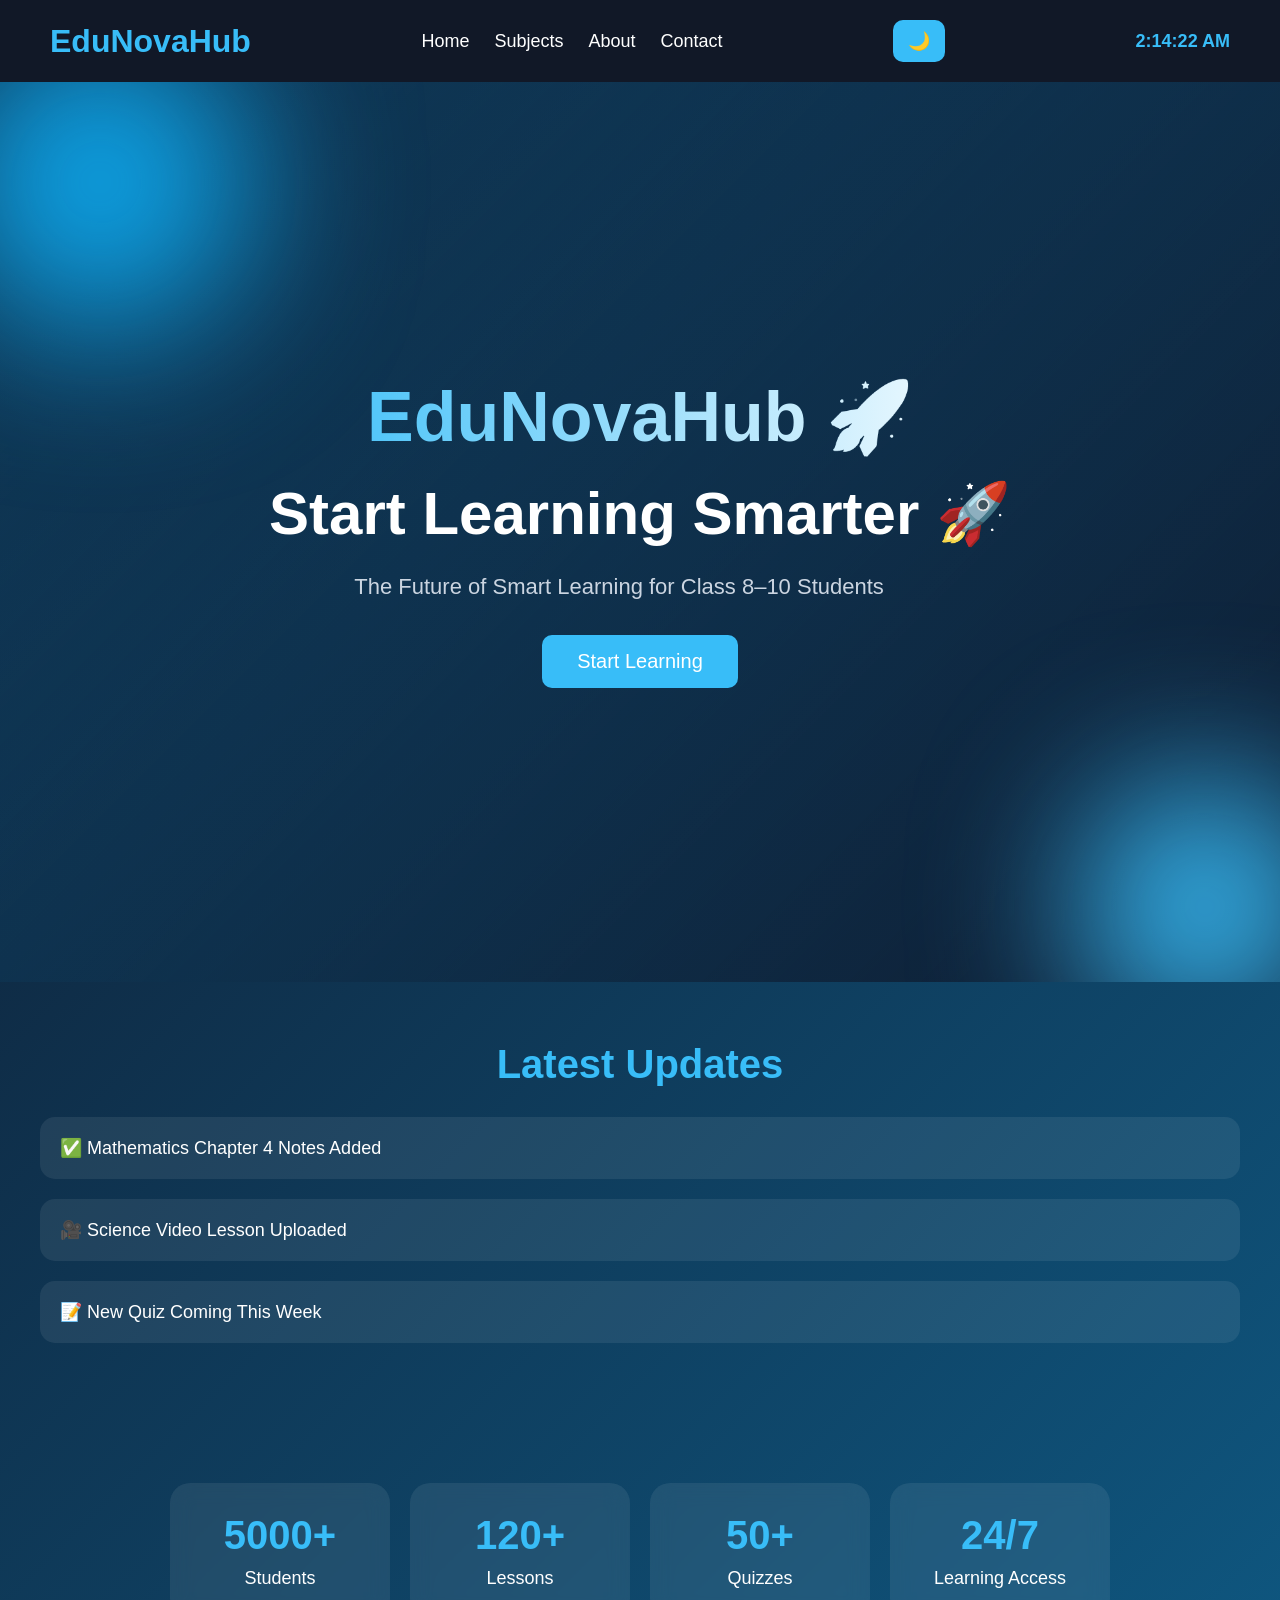
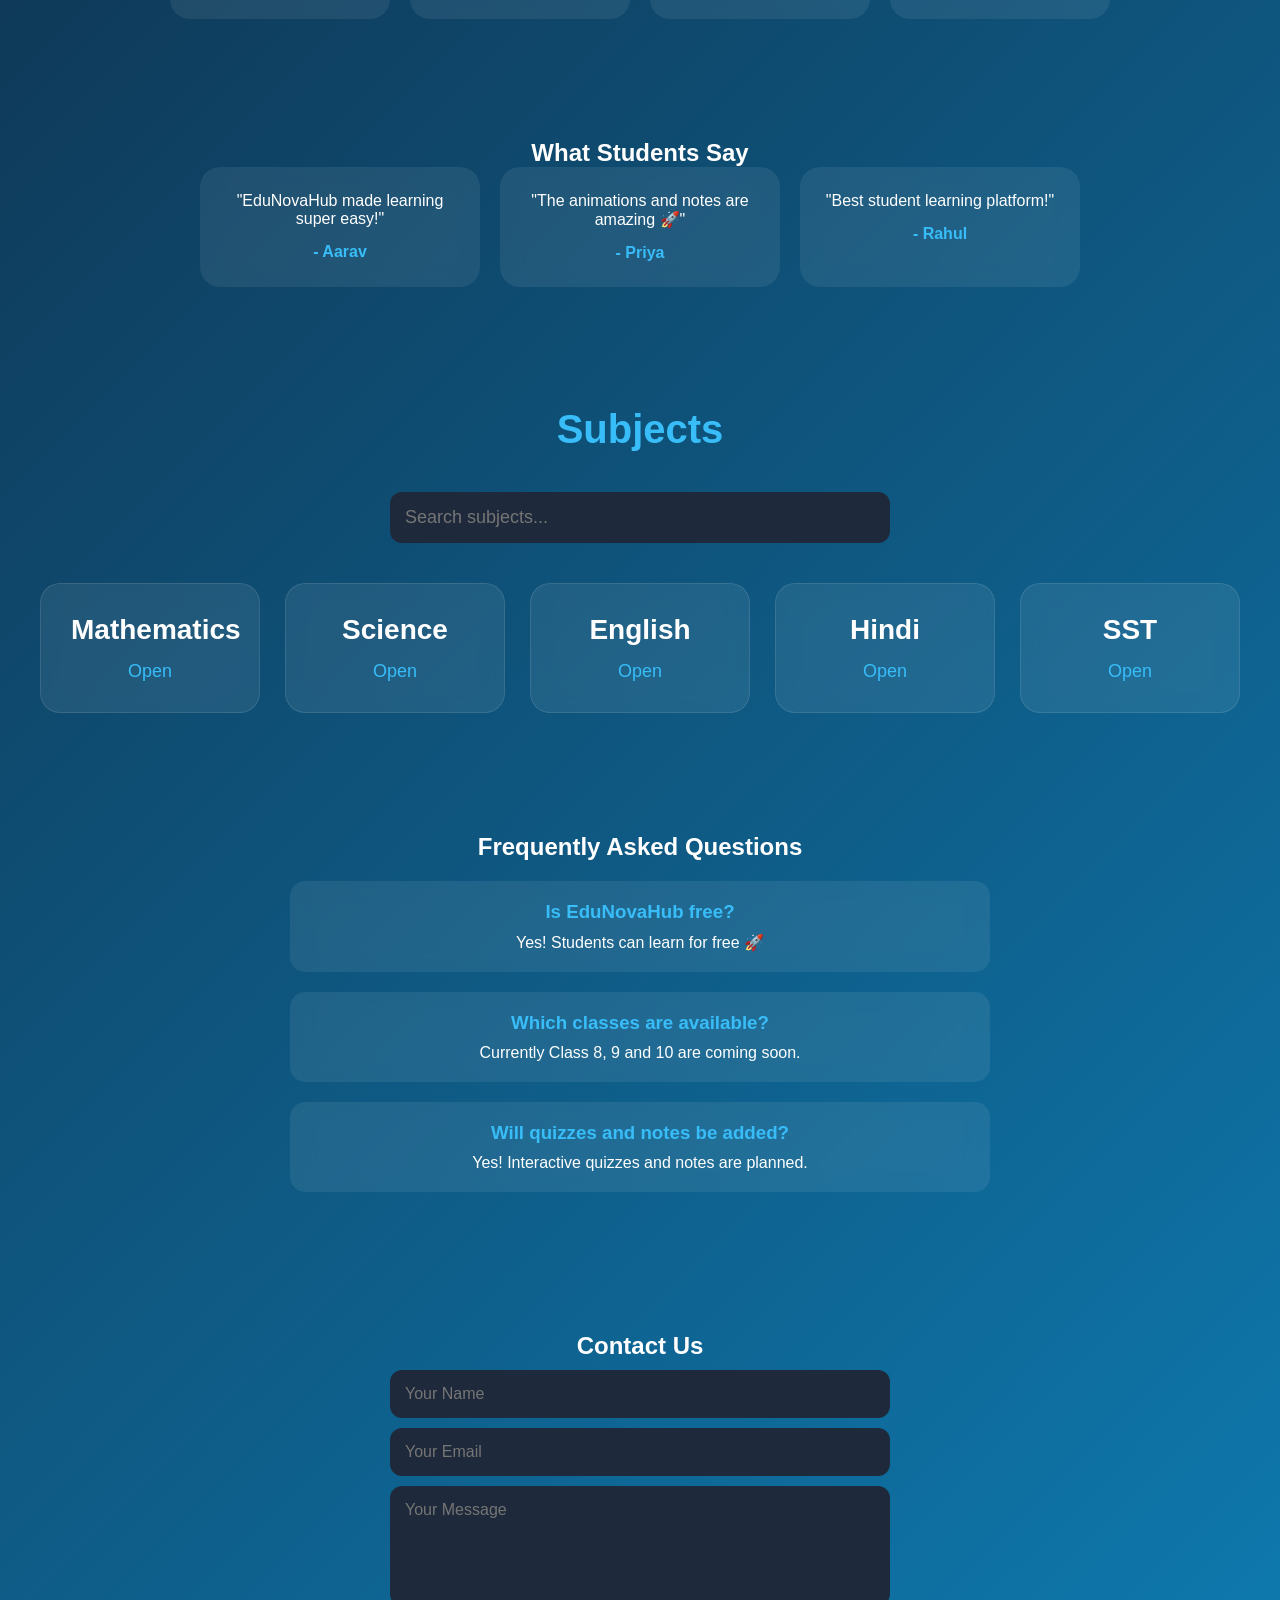
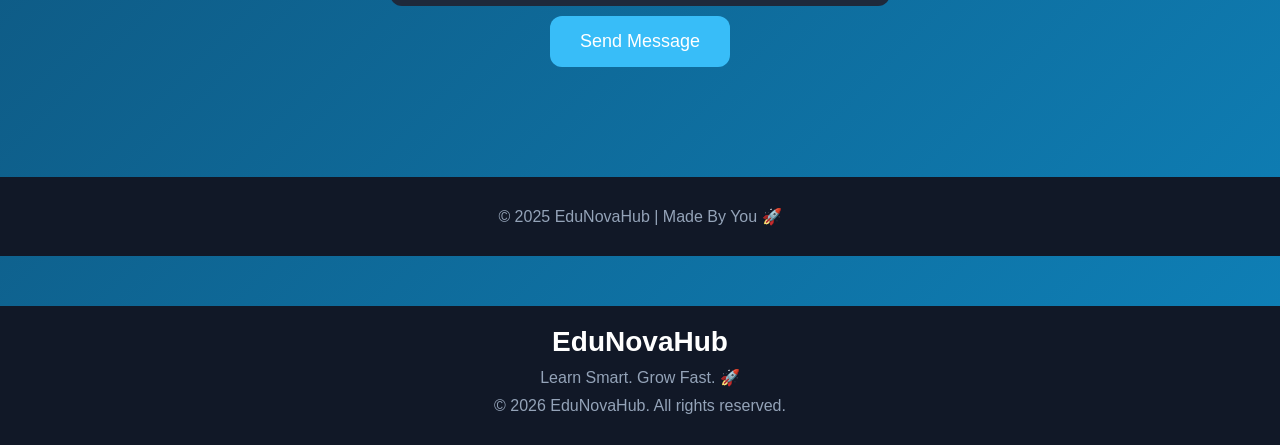
<file: index.html>
<!DOCTYPE html>
<html lang="en">
<head>
<meta charset="UTF-8">
<meta name="viewport" content="width=device-width, initial-scale=1.0">
<title>EduNovaHub</title>

<style>
  .glow{

position:absolute;
border-radius:50%;
filter:blur(80px);

}

.glow1{

width:300px;
height:300px;
background:#0ea5e9;
top:-50px;
left:-50px;

}

.glow2{

width:250px;
height:250px;
background:#38bdf8;
bottom:-50px;
right:-50px;

}
  .hero-content{

z-index:2;

}

.hero h1{

font-size:70px;
margin-bottom:20px;

background:linear-gradient(
to right,
#38bdf8,
white
);

-webkit-background-clip:text;
-webkit-text-fill-color:transparent;

}

.hero h2{

font-size:40px;
margin-bottom:20px;

}

.hero p{

font-size:22px;
color:#cbd5e1;
margin-bottom:30px;

}

.hero button{

padding:18px 40px;
font-size:20px;
border:none;
border-radius:15px;
background:#38bdf8;
color:white;
cursor:pointer;
transition:0.3s;

animation:float 2s ease-in-out infinite;

}

.hero button:hover{

transform:scale(1.08);
background:#0ea5e9;
box-shadow:0 0 25px #38bdf8;

}
  .stats{

display:flex;
flex-wrap:wrap;
justify-content:center;
gap:20px;
padding:60px 20px;

}

.stat-box{

width:220px;
padding:30px;
border-radius:20px;
text-align:center;
background:rgba(255,255,255,0.08);
backdrop-filter:blur(10px);
transition:0.3s;

}

.stat-box:hover{

transform:translateY(-10px);
box-shadow:0 0 20px #38bdf8;

}

.stat-box h2{

font-size:40px;
color:#38bdf8;
margin-bottom:10px;

}

.stat-box p{

font-size:18px;

}
  .faq{

padding:60px 20px;
text-align:center;

}

.faq-box{

max-width:700px;
margin:20px auto;
padding:20px;
border-radius:15px;
background:rgba(255,255,255,0.08);
backdrop-filter:blur(10px);
transition:0.3s;

}

.faq-box:hover{

transform:scale(1.02);
box-shadow:0 0 15px #38bdf8;

}

.faq-box h3{

margin-bottom:10px;
color:#38bdf8;

}
  .testimonials{

padding:60px 20px;
text-align:center;

}

.testimonial-container{

display:flex;
flex-wrap:wrap;
justify-content:center;
gap:20px;

}

.testimonial-card{

background:rgba(255,255,255,0.08);
backdrop-filter:blur(10px);
padding:25px;
border-radius:20px;
width:280px;
transition:0.3s;

}

.testimonial-card:hover{

transform:translateY(-10px);
box-shadow:0 0 20px #38bdf8;

}

.testimonial-card p{

font-size:16px;
margin-bottom:15px;

}

.testimonial-card h4{

color:#38bdf8;

}
  .contact{

padding:60px 20px;
text-align:center;

}

.contact input,
.contact textarea{

width:100%;
max-width:500px;
padding:15px;
margin:10px auto;
display:block;
border:none;
border-radius:12px;
background:#1e293b;
color:white;
font-size:16px;

}

.contact textarea{

height:120px;
resize:none;

}

.contact button{

padding:15px 30px;
border:none;
border-radius:12px;
background:#38bdf8;
color:white;
font-size:18px;
cursor:pointer;
transition:0.3s;

}

.contact button:hover{

background:#0ea5e9;
transform:scale(1.05);

}
  footer{

margin-top:80px;
padding:40px;
text-align:center;
background:#020617;
color:white;

}

footer h3{

font-size:28px;
margin-bottom:10px;

}

footer p{

margin:10px 0;
color:#94a3b8;

}
  .fade-in{

opacity:0;
transform:translateY(30px);
transition:all 1s ease;

}

.fade-in.show{

opacity:1;
transform:translateY(0);

}
  #clock{
font-size:18px;
font-weight:bold;
color:#38bdf8;
margin-left:20px;
}
  @keyframes gradientBG{

0%{
background-position:0% 50%;
}

50%{
background-position:100% 50%;
}

100%{
background-position:0% 50%;
}

}
  @keyframes float{

0%{
transform:translateY(0px);
}

50%{
transform:translateY(-10px);
}

100%{
transform:translateY(0px);
}

}
  .light-mode{
background:white;
color:black;
}

.light-mode nav{
background:#e2e8f0;
}

.light-mode .subject-card{
background:#f1f5f9;
color:black;
}

.light-mode .update-box{
background:#f1f5f9;
color:black;
}
  #modeBtn{
padding:10px 15px;
border:none;
border-radius:10px;
background:#38bdf8;
color:white;
cursor:pointer;
font-size:18px;
transition:0.3s;
}

#modeBtn:hover{
background:#0ea5e9;
}
  .search-bar{
width:100%;
max-width:500px;
padding:15px;
margin:20px auto 40px;
display:block;
border:none;
border-radius:12px;
font-size:18px;
outline:none;
background:#1e293b;
color:white;
}
html{
scroll-behavior:smooth;
}
*{
margin:0;
padding:0;
box-sizing:border-box;
font-family:Arial, sans-serif;
}

body{
background:linear-gradient(
-45deg,
#0f172a,
#1e293b,
#0ea5e9,
#0f172a
);

background-size:400% 400%;

animation:gradientBG 12s ease infinite;

color:white;
}

/* NAVBAR */

nav{
display:flex;
justify-content:space-between;
align-items:center;
padding:20px 50px;
background:#111827;
position:sticky;
top:0;
}

nav h1{
font-size:32px;
color:#38bdf8;
}

nav ul{
display:flex;
list-style:none;
gap:25px;
}

nav ul li a{
text-decoration:none;
color:white;
font-size:18px;
transition:0.3s;
}

nav ul li a:hover{
color:#38bdf8;
}

/* HERO SECTION */

.hero{

height:100vh;
display:flex;
justify-content:center;
align-items:center;
text-align:center;
padding:20px;

background:
linear-gradient(
135deg,
rgba(14,165,233,0.2),
rgba(15,23,42,0.9)
);

position:relative;
overflow:hidden;

}

.hero h2{
font-size:60px;
margin-bottom:20px;
}

.hero p{
font-size:22px;
max-width:700px;
margin-bottom:30px;
line-height:1.6;
}

.hero button{
  animation:float 2s ease-in-out infinite;
padding:15px 35px;
font-size:20px;
border:none;
border-radius:10px;
background:#38bdf8;
color:white;
cursor:pointer;
transition:0.3s;
}

.hero button:hover{
background:#0ea5e9;
transform:scale(1.05);
}

/* UPDATES SECTION */

.updates{
padding:60px 40px;
}

.updates h2{
text-align:center;
font-size:40px;
margin-bottom:30px;
color:#38bdf8;
}

.update-box{
background:rgba(255,255,255,0.08);
padding:20px;
margin-bottom:20px;
border-radius:15px;
font-size:18px;
transition:0.3s;
}

.update-box:hover{
background:rgba(255,255,255,0.15);
transform:translateX(10px);
}

/* SUBJECTS */

.subjects{
padding:60px 40px;
}

.subjects h2{
text-align:center;
font-size:40px;
margin-bottom:40px;
color:#38bdf8;
}

.subject-grid{
display:grid;
grid-template-columns:repeat(auto-fit,minmax(220px,1fr));
gap:25px;
}

.subject-card{
background:rgba(255,255,255,0.08);
backdrop-filter:blur(10px);
padding:30px;
border-radius:20px;
text-align:center;
transition:0.3s;
border:1px solid rgba(255,255,255,0.1);
}

.subject-card:hover{
transform:translateY(-10px);
background:#334155;
box-shadow:0 0 20px #38bdf8;
}
  
.subject-card h3{
font-size:28px;
margin-bottom:15px;
}

.subject-card a{
text-decoration:none;
color:#38bdf8;
font-size:18px;
}

/* FOOTER */

footer{
background:#111827;
padding:20px;
text-align:center;
margin-top:50px;
}
#topBtn{
position:fixed;
bottom:20px;
right:20px;
padding:15px 20px;
font-size:20px;
border:none;
border-radius:50%;
background:#38bdf8;
color:white;
cursor:pointer;
display:none;
transition:0.3s;
}

#topBtn:hover{
background:#0ea5e9;
transform:scale(1.1);
}
</style>
</head>

<body>

<!-- NAVBAR -->

<nav>

<h1>EduNovaHub</h1>

<ul>
<li><a href="#">Home</a></li>
<li><a href="#subjects">Subjects</a></li>
<li><a href="#">About</a></li>
<li><a href="#">Contact</a></li>
</ul>
<button onclick="toggleMode()" id="modeBtn">
🌙
</button>
  <div id="clock"></div>
</nav>

<!-- HERO SECTION -->

<section class="hero">
<div class="glow glow1"></div>
<div class="glow glow2"></div>

<div class="hero-content">

<h1>
EduNovaHub 🚀
</h1>

<h2 id="typing"></h2>

<p>
The Future of Smart Learning for Class 8–10 Students
</p>

<a href="#subjects">
<button>
Start Learning
</button>
</a>

</div>

</section>

<!-- LATEST UPDATES -->

<section class="updates fade-in">

<h2>Latest Updates</h2>

<div class="update-box">
✅ Mathematics Chapter 4 Notes Added
</div>

<div class="update-box">
🎥 Science Video Lesson Uploaded
</div>

<div class="update-box">
📝 New Quiz Coming This Week
</div>

</section>

<!-- SUBJECTS -->
  <section class="stats fade-in">

<div class="stat-box">
<h2>5000+</h2>
<p>Students</p>
</div>

<div class="stat-box">
<h2>120+</h2>
<p>Lessons</p>
</div>

<div class="stat-box">
<h2>50+</h2>
<p>Quizzes</p>
</div>

<div class="stat-box">
<h2>24/7</h2>
<p>Learning Access</p>
</div>

</section>
<section class="testimonials fade-in">

<h2>What Students Say</h2>

<div class="testimonial-container">

<div class="testimonial-card">
<p>
"EduNovaHub made learning super easy!"
</p>
<h4>- Aarav</h4>
</div>

<div class="testimonial-card">
<p>
"The animations and notes are amazing 🚀"
</p>
<h4>- Priya</h4>
</div>

<div class="testimonial-card">
<p>
"Best student learning platform!"
</p>
<h4>- Rahul</h4>
</div>

</div>

</section>
<section class="subjects fade-in" id="subjects">

<h2>Subjects</h2>
<input
type="text"
id="searchBar"
placeholder="Search subjects..."
onkeyup="searchSubjects()"
class="search-bar">
<div class="subject-grid">

<div class="subject-card">
<h3>Mathematics</h3>
<a href="math.html">Open</a>
</div>

<div class="subject-card">
<h3>Science</h3>
<a href="science.html">Open</a>
</div>

<div class="subject-card">
<h3>English</h3>
<a href="english.html">Open</a>
</div>

<div class="subject-card">
<h3>Hindi</h3>
<a href="hindi.html">Open</a>
</div>

<div class="subject-card">
<h3>SST</h3>
<a href="sst.html">Open</a>
</div>

</div>

</section>

<!-- FOOTER -->
  <section class="faq fade-in">

<h2>Frequently Asked Questions</h2>

<div class="faq-box">
<h3>Is EduNovaHub free?</h3>
<p>Yes! Students can learn for free 🚀</p>
</div>

<div class="faq-box">
<h3>Which classes are available?</h3>
<p>Currently Class 8, 9 and 10 are coming soon.</p>
</div>

<div class="faq-box">
<h3>Will quizzes and notes be added?</h3>
<p>Yes! Interactive quizzes and notes are planned.</p>
</div>

</section>
<section class="contact fade-in">

<h2>Contact Us</h2>

<input type="text" placeholder="Your Name">

<input type="email" placeholder="Your Email">

<textarea placeholder="Your Message"></textarea>

<button>Send Message</button>

</section>
<footer>

<p>© 2025 EduNovaHub | Made By You 🚀</p>

</footer>
<script>

function searchSubjects(){

let input =
document.getElementById("searchBar")
.value.toLowerCase();

let cards =
document.querySelectorAll(".subject-card");

cards.forEach(card=>{

let text =
card.innerText.toLowerCase();

if(text.includes(input)){
card.style.display="block";
}

else{
card.style.display="none";
}

});

}

</script>
  <button onclick="topFunction()" id="topBtn">
⬆
</button>
  <script>

let topBtn =
document.getElementById("topBtn");

window.onscroll = function(){

if(document.body.scrollTop > 200 ||
document.documentElement.scrollTop > 200){

topBtn.style.display = "block";

}

else{

topBtn.style.display = "none";

}

};

function topFunction(){

window.scrollTo({
top:0,
behavior:"smooth"
});

}

</script>
  <script>

function toggleMode(){

document.body.classList.toggle("light-mode");

}

</script>
  <script>

let text =
"Start Learning Smarter 🚀";

let index = 0;

function typeEffect(){

if(index < text.length){

document.getElementById("typing")
.innerHTML += text.charAt(index);

index++;

setTimeout(typeEffect,35);

}

}

typeEffect();

</script>
  <script>

function updateClock(){

let now = new Date();

let time =
now.toLocaleTimeString();

document.getElementById("clock")
.innerHTML = time;

}

setInterval(updateClock,1000);

updateClock();

</script>
  <script>

let faders =
document.querySelectorAll(".fade-in");

window.addEventListener("scroll",()=>{

faders.forEach(fader=>{

let top =
fader.getBoundingClientRect().top;

if(top < window.innerHeight - 100){

fader.classList.add("show");

}

});

});

</script>
  <footer>

<h3>EduNovaHub</h3>

<p>
Learn Smart. Grow Fast. 🚀
</p>

<p>
© 2026 EduNovaHub. All rights reserved.
</p>

</footer>
</body>
</html>
</file>
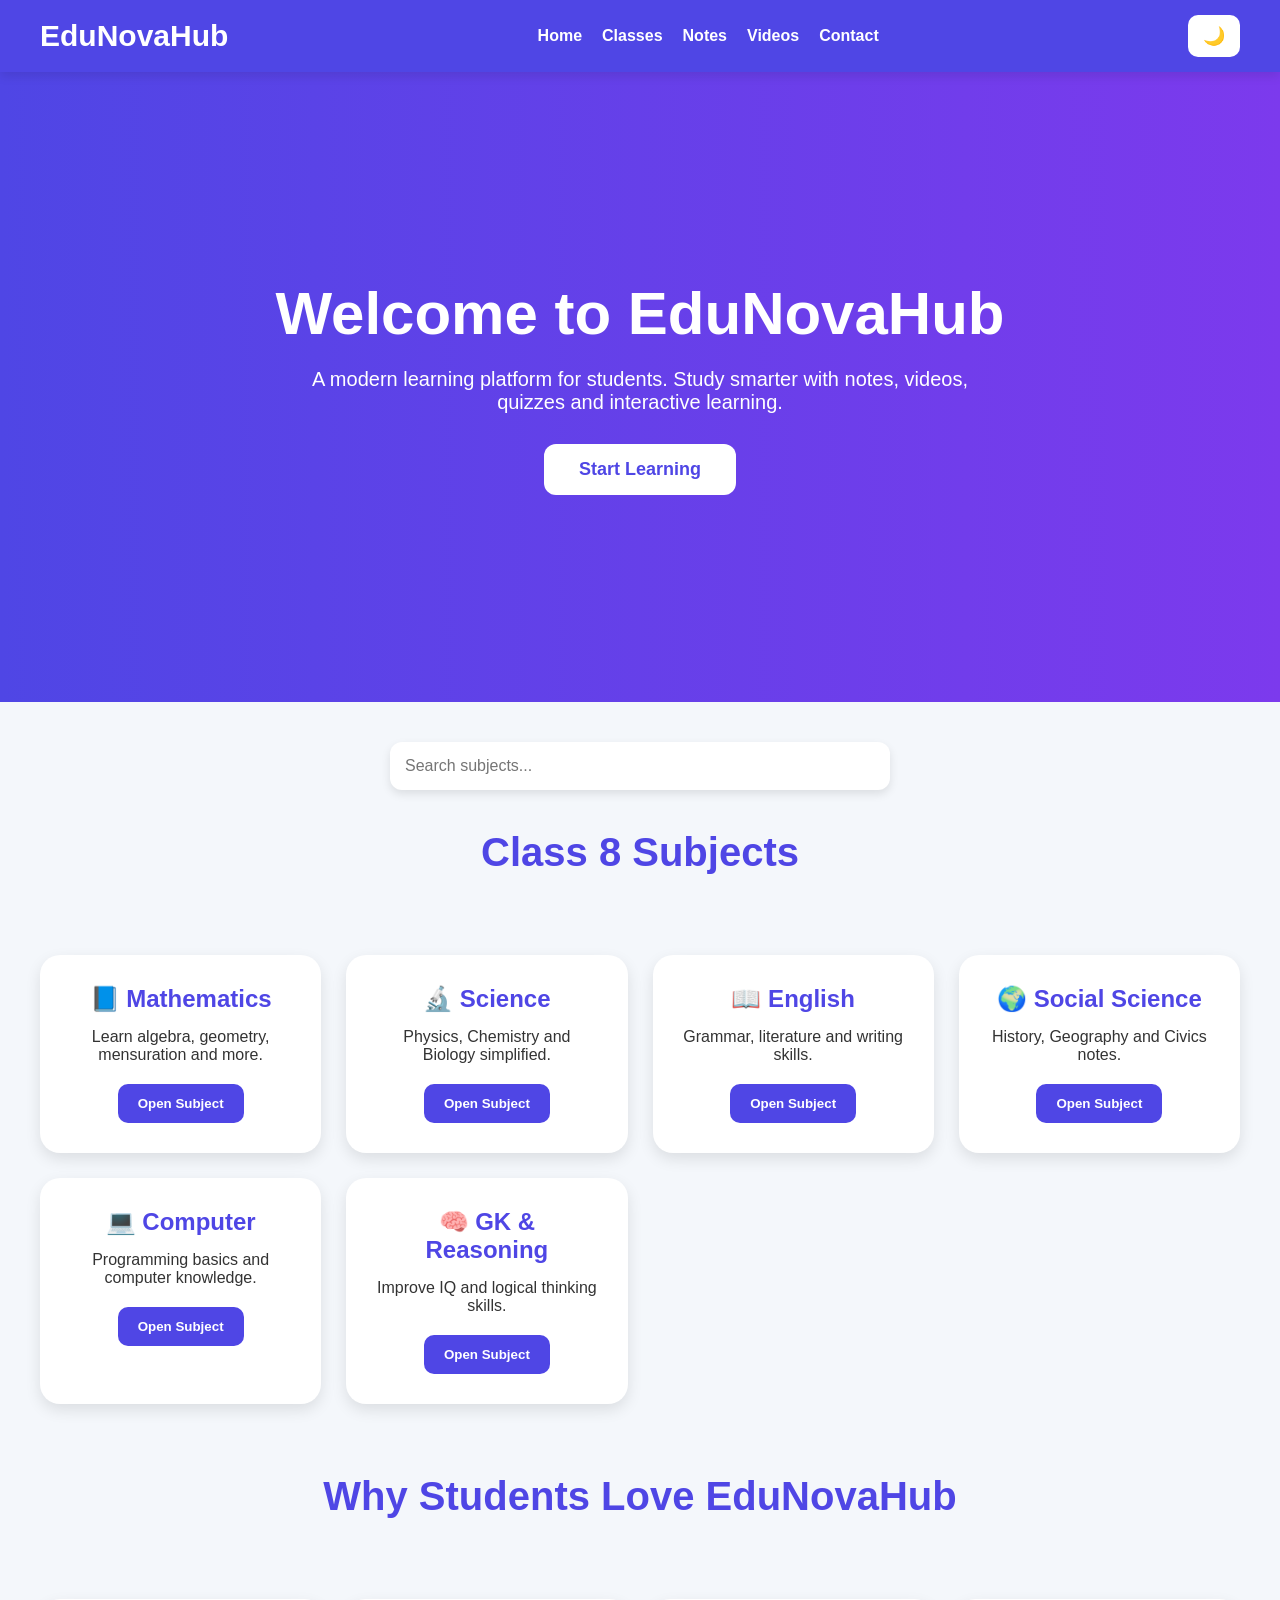
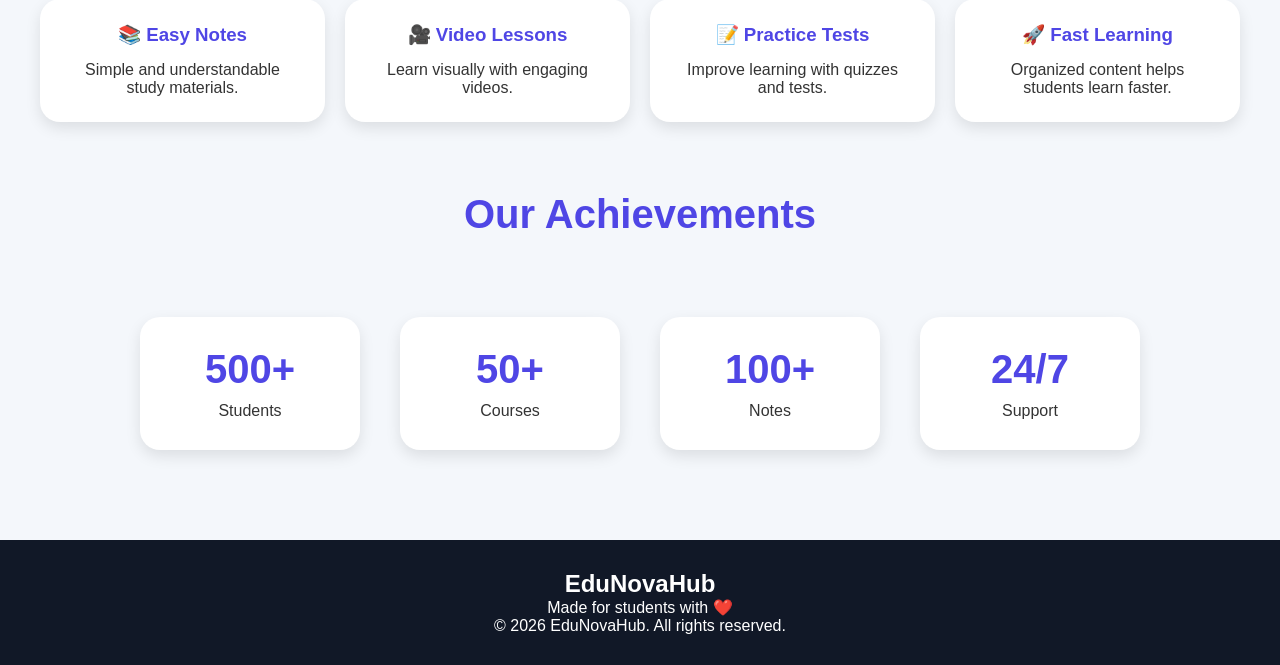
<file: class8.html>
<!DOCTYPE html>
<html lang="en">
<head>
<meta charset="UTF-8">
<meta name="viewport" content="width=device-width, initial-scale=1.0">

<title>EduNovaHub - Class 8</title>

<style>

*{
margin:0;
padding:0;
box-sizing:border-box;
font-family:Arial, sans-serif;
scroll-behavior:smooth;
}

body{
background:#f4f7fb;
color:#333;
transition:0.4s;
}

/* NAVBAR */

nav{
display:flex;
justify-content:space-between;
align-items:center;
padding:15px 40px;
background:#4f46e5;
color:white;
position:sticky;
top:0;
z-index:1000;
box-shadow:0 4px 10px rgba(0,0,0,0.1);
}

.logo{
font-size:30px;
font-weight:bold;
}

nav ul{
display:flex;
list-style:none;
gap:20px;
}

nav ul li a{
text-decoration:none;
color:white;
font-weight:bold;
transition:0.3s;
}

nav ul li a:hover{
color:yellow;
}

.dark-btn{
padding:10px 15px;
border:none;
border-radius:10px;
cursor:pointer;
font-size:18px;
background:white;
}

/* HERO */

.hero{
height:70vh;
display:flex;
flex-direction:column;
justify-content:center;
align-items:center;
text-align:center;
background:linear-gradient(to right,#4f46e5,#7c3aed);
color:white;
padding:20px;
}

.hero h1{
font-size:60px;
margin-bottom:20px;
animation:fade 1s ease;
}

.hero p{
font-size:20px;
max-width:700px;
margin-bottom:30px;
animation:fade 2s ease;
}

.hero button{
padding:15px 35px;
border:none;
border-radius:12px;
background:white;
color:#4f46e5;
font-size:18px;
font-weight:bold;
cursor:pointer;
transition:0.3s;
}

.hero button:hover{
transform:scale(1.05);
}

/* SEARCH */

.search-box{
text-align:center;
margin:40px 0;
}

.search-box input{
width:60%;
max-width:500px;
padding:15px;
border-radius:12px;
border:none;
outline:none;
font-size:16px;
box-shadow:0 4px 10px rgba(0,0,0,0.1);
}

/* HEADING */

.heading{
text-align:center;
font-size:40px;
margin-top:30px;
margin-bottom:40px;
color:#4f46e5;
}

/* SUBJECTS */

.subjects{
display:grid;
grid-template-columns:repeat(auto-fit,minmax(250px,1fr));
gap:25px;
padding:40px;
}

.card{
background:white;
padding:30px;
border-radius:20px;
text-align:center;
box-shadow:0 6px 15px rgba(0,0,0,0.1);
transition:0.3s;
}

.card:hover{
transform:translateY(-10px);
}

.card h2{
margin-bottom:15px;
color:#4f46e5;
}

.card p{
margin-bottom:20px;
}

.card button{
padding:12px 20px;
border:none;
background:#4f46e5;
color:white;
border-radius:10px;
cursor:pointer;
font-weight:bold;
transition:0.3s;
}

.card button:hover{
background:#372fcf;
}

/* FEATURES */

.features{
display:grid;
grid-template-columns:repeat(auto-fit,minmax(250px,1fr));
gap:20px;
padding:40px;
}

.feature-box{
background:white;
padding:25px;
border-radius:20px;
text-align:center;
box-shadow:0 6px 15px rgba(0,0,0,0.1);
transition:0.3s;
}

.feature-box:hover{
transform:translateY(-10px);
}

.feature-box h3{
margin-bottom:15px;
color:#4f46e5;
}

/* COUNTERS */

.counter-section{
display:flex;
justify-content:center;
gap:40px;
padding:40px;
flex-wrap:wrap;
}

.counter-box{
background:white;
padding:30px;
border-radius:20px;
text-align:center;
width:220px;
box-shadow:0 6px 15px rgba(0,0,0,0.1);
}

.counter{
font-size:40px;
font-weight:bold;
color:#4f46e5;
margin-bottom:10px;
}

/* FOOTER */

footer{
background:#111827;
color:white;
text-align:center;
padding:30px;
margin-top:50px;
}

/* DARK MODE */

.dark{
background:#111827;
color:white;
}

.dark .card,
.dark .feature-box,
.dark .counter-box{
background:#1f2937;
color:white;
}

.dark .search-box input{
background:#1f2937;
color:white;
}

.dark footer{
background:black;
}

/* ANIMATION */

@keyframes fade{
from{
opacity:0;
transform:translateY(20px);
}
to{
opacity:1;
transform:translateY(0);
}
}

/* MOBILE */

@media(max-width:768px){

.hero h1{
font-size:40px;
}

.hero p{
font-size:16px;
}

.search-box input{
width:90%;
}

nav{
flex-direction:column;
gap:15px;
}

}

</style>
</head>

<body>

<!-- NAVBAR -->

<nav>

<div class="logo">EduNovaHub</div>

<ul>
<li><a href="#">Home</a></li>
<li><a href="#">Classes</a></li>
<li><a href="#">Notes</a></li>
<li><a href="#">Videos</a></li>
<li><a href="#">Contact</a></li>
</ul>

<button class="dark-btn" onclick="darkMode()">
🌙
</button>

</nav>

<!-- HERO -->

<section class="hero">

<h1>Welcome to EduNovaHub</h1>

<p>
A modern learning platform for students.
Study smarter with notes, videos, quizzes and interactive learning.
</p>

<button onclick="document.getElementById('subjects').scrollIntoView({behavior:'smooth'})">
Start Learning
</button>

</section>

<!-- SEARCH -->

<div class="search-box">

<input
type="text"
id="searchInput"
onkeyup="searchSubjects()"
placeholder="Search subjects..."
>

</div>

<!-- SUBJECTS -->

<h1 class="heading">Class 8 Subjects</h1>

<section class="subjects" id="subjects">

<div class="card">
<h2>📘 Mathematics</h2>
<p>Learn algebra, geometry, mensuration and more.</p>
<a href="math.html">
<button>Open Subject</button>
</a>
</div>

<div class="card">
<h2>🔬 Science</h2>
<p>Physics, Chemistry and Biology simplified.</p>
<button>Open Subject</button>
</div>

<div class="card">
<h2>📖 English</h2>
<p>Grammar, literature and writing skills.</p>
<button>Open Subject</button>
</div>

<div class="card">
<h2>🌍 Social Science</h2>
<p>History, Geography and Civics notes.</p>
<button>Open Subject</button>
</div>

<div class="card">
<h2>💻 Computer</h2>
<p>Programming basics and computer knowledge.</p>
<button>Open Subject</button>
</div>

<div class="card">
<h2>🧠 GK & Reasoning</h2>
<p>Improve IQ and logical thinking skills.</p>
<button>Open Subject</button>
</div>

</section>

<!-- FEATURES -->

<h1 class="heading">Why Students Love EduNovaHub</h1>

<section class="features">

<div class="feature-box">
<h3>📚 Easy Notes</h3>
<p>Simple and understandable study materials.</p>
</div>

<div class="feature-box">
<h3>🎥 Video Lessons</h3>
<p>Learn visually with engaging videos.</p>
</div>

<div class="feature-box">
<h3>📝 Practice Tests</h3>
<p>Improve learning with quizzes and tests.</p>
</div>

<div class="feature-box">
<h3>🚀 Fast Learning</h3>
<p>Organized content helps students learn faster.</p>
</div>

</section>

<!-- COUNTERS -->

<h1 class="heading">Our Achievements</h1>

<section class="counter-section">

<div class="counter-box">
<div class="counter">500+</div>
<p>Students</p>
</div>

<div class="counter-box">
<div class="counter">50+</div>
<p>Courses</p>
</div>

<div class="counter-box">
<div class="counter">100+</div>
<p>Notes</p>
</div>

<div class="counter-box">
<div class="counter">24/7</div>
<p>Support</p>
</div>

</section>

<!-- FOOTER -->

<footer>

<h2>EduNovaHub</h2>

<p>Made for students with ❤️</p>

<p>© 2026 EduNovaHub. All rights reserved.</p>

</footer>

<!-- JAVASCRIPT -->

<script>

function darkMode(){
document.body.classList.toggle("dark");
}

</script>
<script>

function darkMode(){
document.body.classList.toggle("dark");
}

function searchSubjects(){

let input =
document.getElementById("searchInput").value.toLowerCase();

let cards =
document.querySelectorAll(".card");

cards.forEach(card => {

let text =
card.innerText.toLowerCase();

if(text.includes(input)){
card.style.display = "block";
}
else{
card.style.display = "none";
}

});

}

</script>
</body>
</html>
</file>
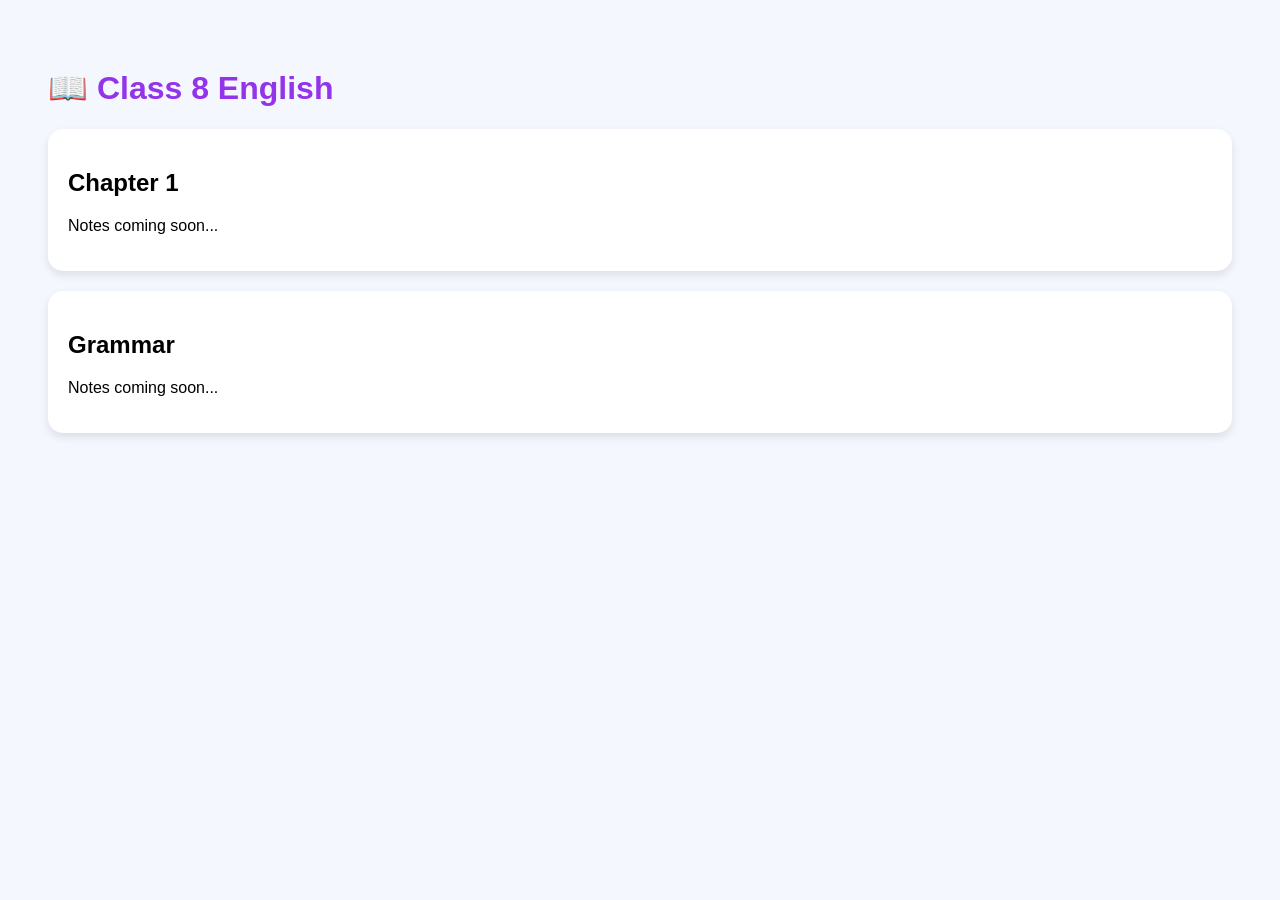
<file: english.html>
<!DOCTYPE html>
<html>
<head>
<title>English Notes</title>

<style>

body{
font-family:Poppins,sans-serif;
background:#f5f7ff;
padding:40px;
}

h1{
color:#9333ea;
}

.chapter{
background:white;
padding:20px;
margin-top:20px;
border-radius:15px;
box-shadow:0 4px 10px rgba(0,0,0,0.1);
}

</style>

</head>

<body>

<h1>📖 Class 8 English</h1>

<div class="chapter">
<h2>Chapter 1</h2>
<p>Notes coming soon...</p>
</div>

<div class="chapter">
<h2>Grammar</h2>
<p>Notes coming soon...</p>
</div>

</body>
</html>
</file>
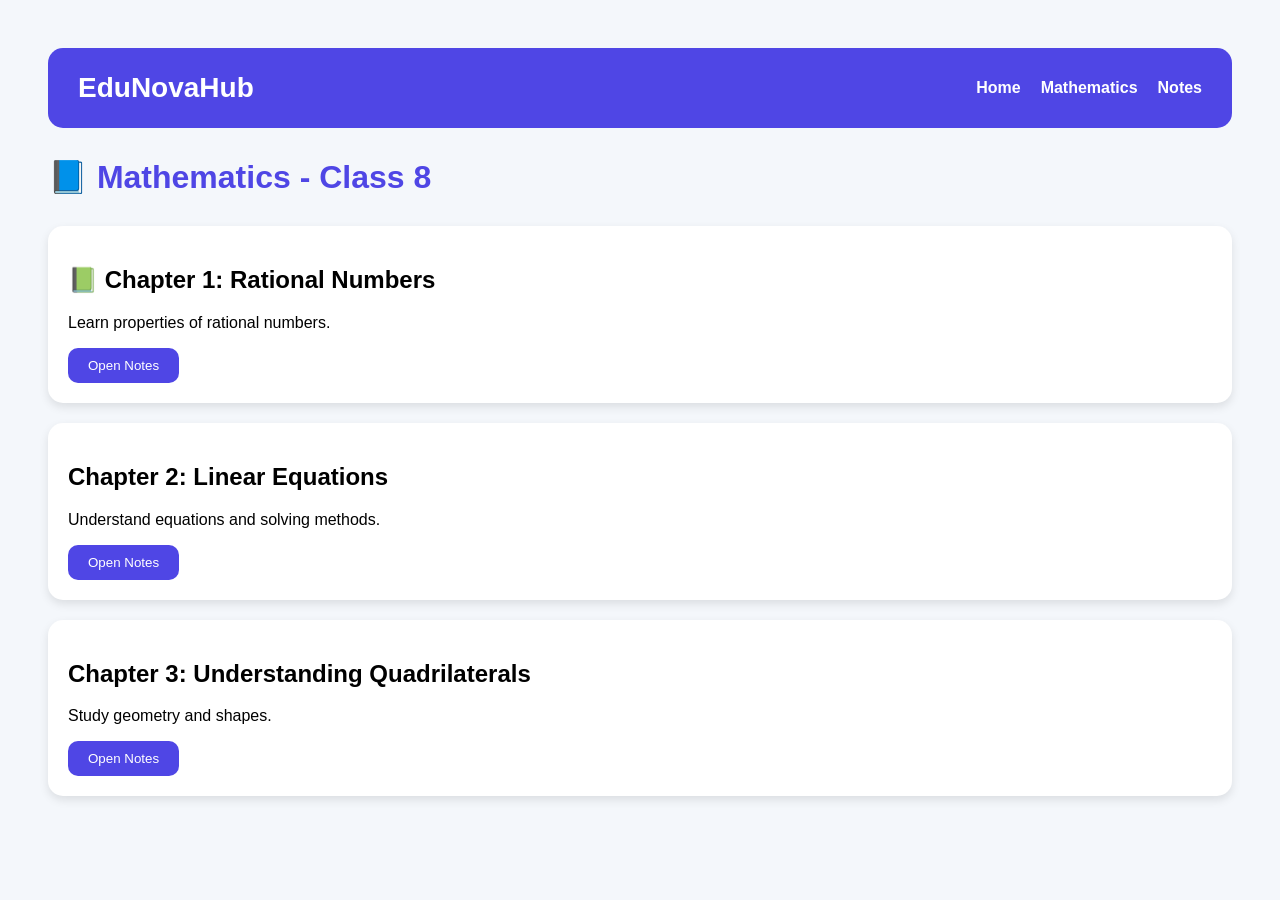
<file: math.html>
<!DOCTYPE html>
<html lang="en">
<head>
<meta charset="UTF-8">
<meta name="viewport" content="width=device-width, initial-scale=1.0">

<title>Mathematics - EduNovaHub</title>

<style>
  nav{
display:flex;
justify-content:space-between;
align-items:center;
padding:15px 30px;
background:#4f46e5;
color:white;
margin-bottom:30px;
border-radius:15px;
}

.logo{
font-size:28px;
font-weight:bold;
}

nav ul{
display:flex;
list-style:none;
gap:20px;
}

nav ul li a{
text-decoration:none;
color:white;
font-weight:bold;
}
.chapter{
background:white;
padding:20px;
margin-bottom:20px;
border-radius:15px;
box-shadow:0 4px 10px rgba(0,0,0,0.1);
transition:0.3s;
}

.chapter:hover{
transform:translateY(-5px);
}
body{
font-family:Arial;
background:#f4f7fb;
padding:40px;
}

h1{
color:#4f46e5;
margin-bottom:30px;
}

.chapter{
background:white;
padding:20px;
margin-bottom:20px;
border-radius:15px;
box-shadow:0 4px 10px rgba(0,0,0,0.1);
}

button{
padding:10px 20px;
border:none;
background:#4f46e5;
color:white;
border-radius:10px;
cursor:pointer;
}

button:hover{
background:#372fcf;
}

</style>
</head>

<body>
<nav>

<div class="logo">EduNovaHub</div>

<ul>
<li><a href="class8.html">Home</a></li>
<li><a href="#">Mathematics</a></li>
<li><a href="#">Notes</a></li>
</ul>

</nav>
<h1>📘 Mathematics - Class 8</h1>

<div class="chapter">

<h2>📗 Chapter 1: Rational Numbers</h2>

<p>Learn properties of rational numbers.</p>

<a href="#">
<button>Open Notes</button>
</a>

</div>

<div class="chapter">
<h2>Chapter 2: Linear Equations</h2>
<p>Understand equations and solving methods.</p>
<a href="#">
<button>Open Notes</button>
</a>
</div>

<div class="chapter">
<h2>Chapter 3: Understanding Quadrilaterals</h2>
<p>Study geometry and shapes.</p>
<a href="#">
<button>Open Notes</button>
</a>
</div>

</body>
</html>
</file>
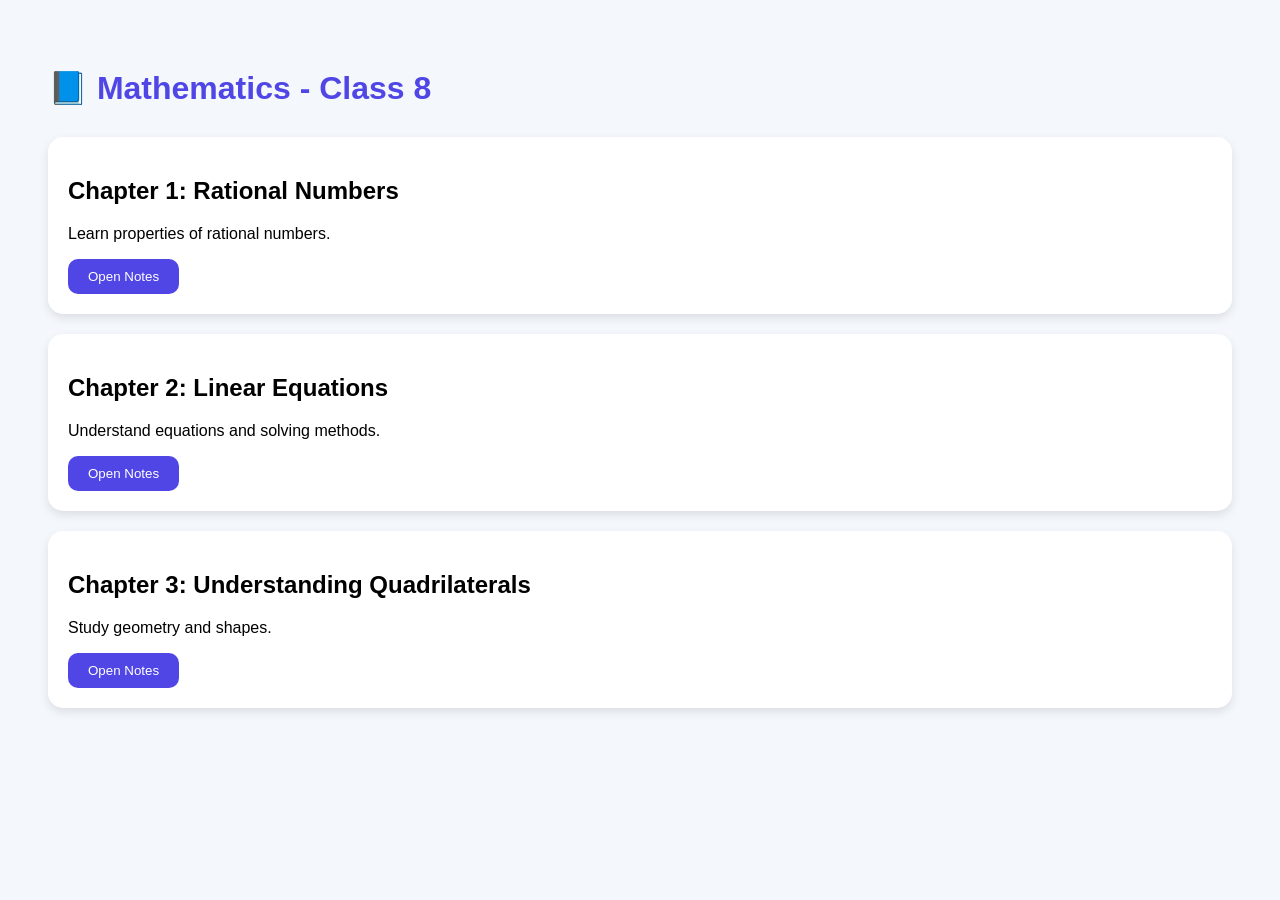
<file: maths.html>
<!DOCTYPE html>
<html lang="en">
<head>
<meta charset="UTF-8">
<meta name="viewport" content="width=device-width, initial-scale=1.0">

<title>Mathematics - EduNovaHub</title>

<style>

body{
font-family:Arial;
background:#f4f7fb;
padding:40px;
}

h1{
color:#4f46e5;
margin-bottom:30px;
}

.chapter{
background:white;
padding:20px;
margin-bottom:20px;
border-radius:15px;
box-shadow:0 4px 10px rgba(0,0,0,0.1);
}

button{
padding:10px 20px;
border:none;
background:#4f46e5;
color:white;
border-radius:10px;
cursor:pointer;
}

button:hover{
background:#372fcf;
}

</style>
</head>

<body>

<h1>📘 Mathematics - Class 8</h1>

<div class="chapter">
<h2>Chapter 1: Rational Numbers</h2>
<p>Learn properties of rational numbers.</p>
<button>Open Notes</button>
</div>

<div class="chapter">
<h2>Chapter 2: Linear Equations</h2>
<p>Understand equations and solving methods.</p>
<button>Open Notes</button>
</div>

<div class="chapter">
<h2>Chapter 3: Understanding Quadrilaterals</h2>
<p>Study geometry and shapes.</p>
<button>Open Notes</button>
</div>

</body>
</html>
</file>
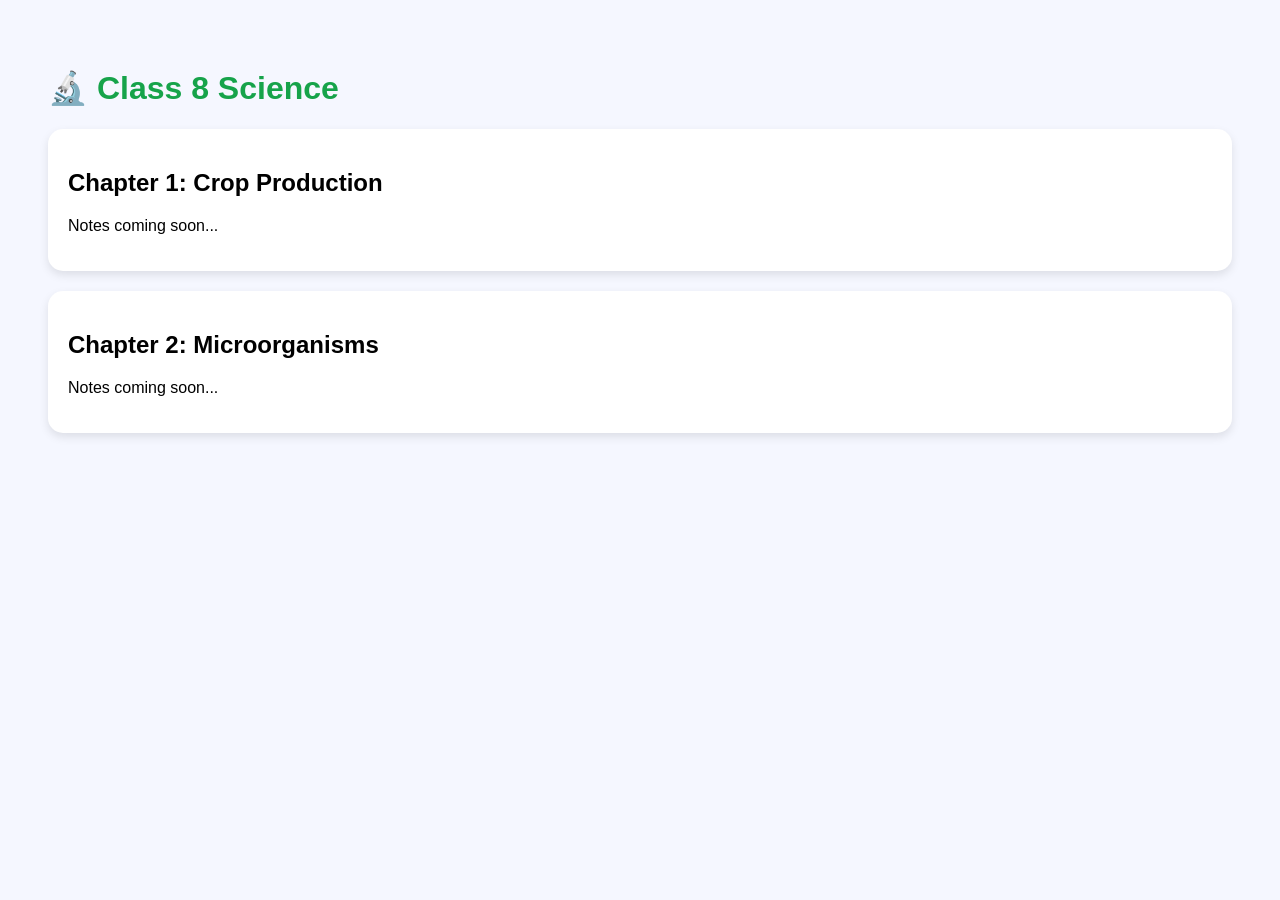
<file: science.html>
<!DOCTYPE html>
<html>
<head>
<title>Science Notes</title>

<style>

body{
font-family:Poppins,sans-serif;
background:#f5f7ff;
padding:40px;
}

h1{
color:#16a34a;
}

.chapter{
background:white;
padding:20px;
margin-top:20px;
border-radius:15px;
box-shadow:0 4px 10px rgba(0,0,0,0.1);
}

</style>

</head>

<body>

<h1>🔬 Class 8 Science</h1>

<div class="chapter">
<h2>Chapter 1: Crop Production</h2>
<p>Notes coming soon...</p>
</div>

<div class="chapter">
<h2>Chapter 2: Microorganisms</h2>
<p>Notes coming soon...</p>
</div>

</body>
</html>
</file>
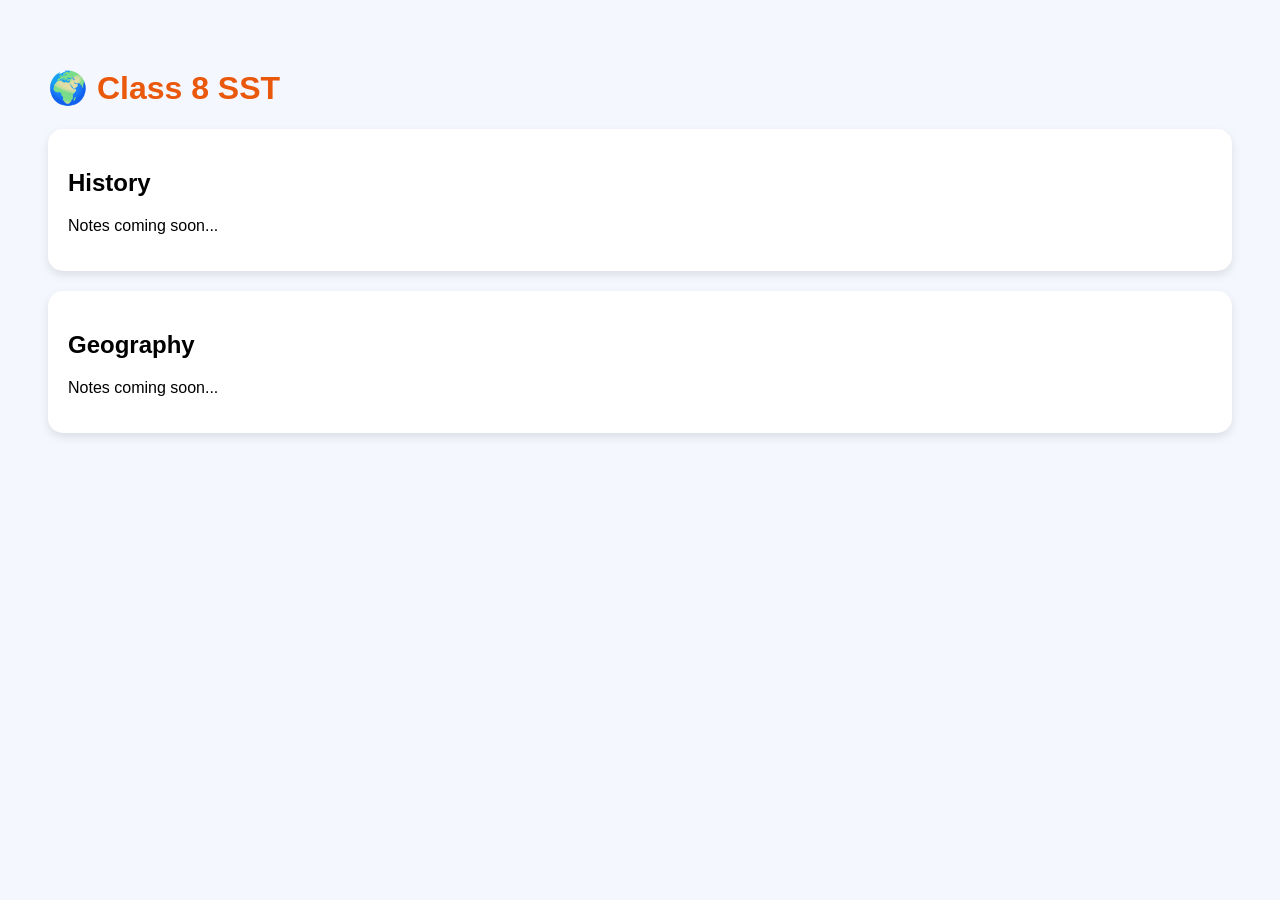
<file: sst.html>
<!DOCTYPE html>
<html>
<head>
<title>SST Notes</title>

<style>

body{
font-family:Poppins,sans-serif;
background:#f5f7ff;
padding:40px;
}

h1{
color:#ea580c;
}

.chapter{
background:white;
padding:20px;
margin-top:20px;
border-radius:15px;
box-shadow:0 4px 10px rgba(0,0,0,0.1);
}

</style>

</head>

<body>

<h1>🌍 Class 8 SST</h1>

<div class="chapter">
<h2>History</h2>
<p>Notes coming soon...</p>
</div>

<div class="chapter">
<h2>Geography</h2>
<p>Notes coming soon...</p>
</div>

</body>
</html>
</file>
